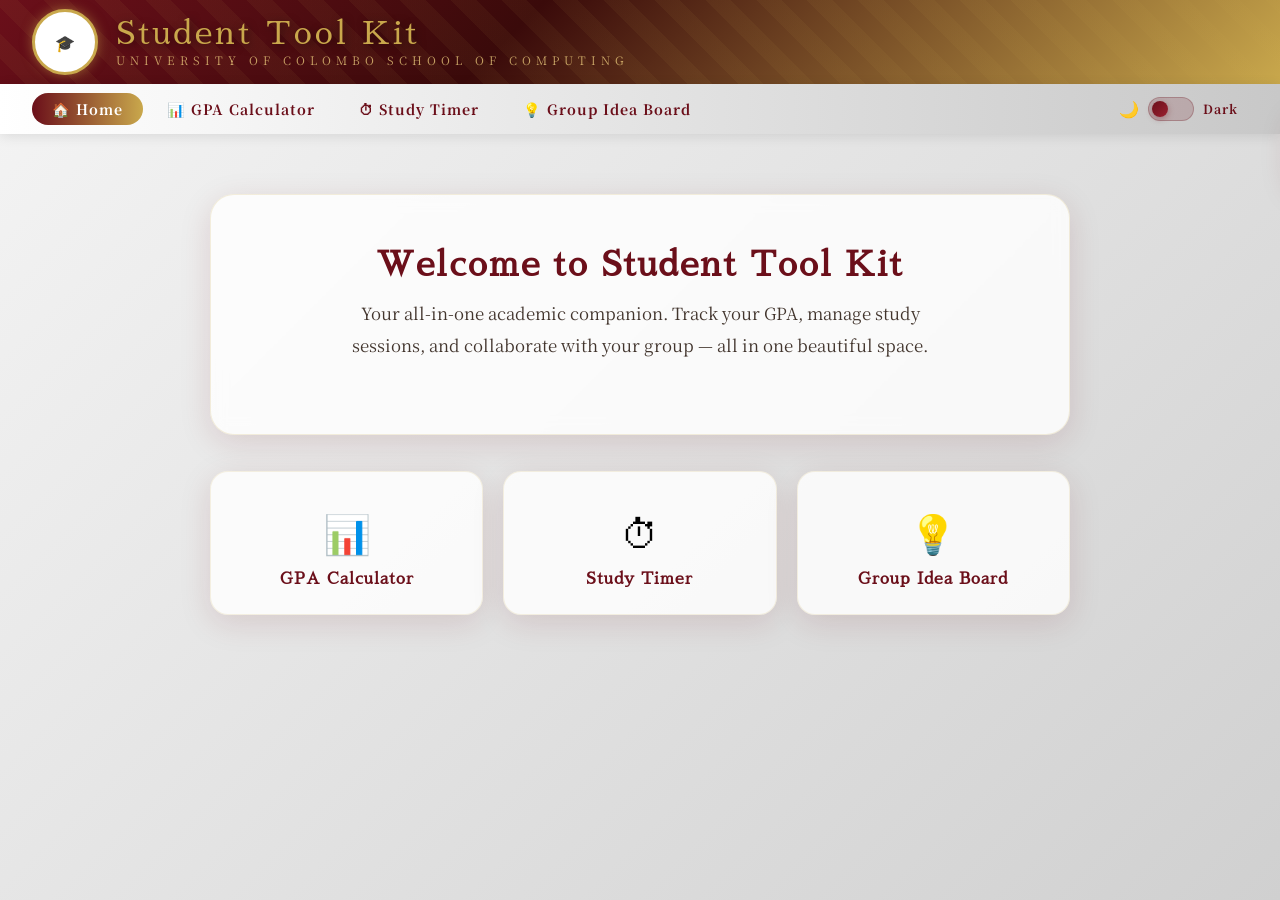
<file: index.html>
<!DOCTYPE html>
<html lang="en">
<head>
<meta charset="UTF-8" />
<meta name="viewport" content="width=device-width, initial-scale=1.0"/>
<title>Student Tool Kit – UCSC</title>
<link href="https://fonts.googleapis.com/css2?family=Sawarabi+Mincho&family=Noto+Serif+JP:wght@400;700&display=swap" rel="stylesheet"/>
<style>
  :root {
    --maroon: #6b0f1a;
    --gold: #c9a84c;
    --light-gold: #f0d080;
    --nav-bg: linear-gradient(90deg, #ffffff 0%, #c8c8c8 100%);
    --home-bg1: #f5f5f5;
    --home-bg2: #d0d0d0;
    --text-dark: #1a0a00;
    --text-light: #fff8ee;
    --card-bg: rgba(255,255,255,0.82);
    --shadow: 0 8px 32px rgba(107,15,26,0.13);
  }
  body.dark-mode {
    --nav-bg: linear-gradient(90deg, #111 0%, #222 100%);
    --home-bg1: #0f0f0f;
    --home-bg2: #1a1a1a;
    --text-dark: #f0d080;
    --text-light: #ffe;
    --card-bg: rgba(25,18,10,0.92);
    --shadow: 0 8px 32px rgba(0,0,0,0.6);
  }

  /* ── GLOBAL DARK MODE OVERRIDES ── */
  body.dark-mode {
    background: linear-gradient(135deg, #0f0f0f 0%, #1a1a1a 100%);
    color: #e8d8b0;
  }
  /* Timer page dark */
  body.dark-mode #timerPage {
    background: #0f0f0f;
  }
  body.dark-mode #timerPage::before {
    background:
      radial-gradient(ellipse 60% 50% at 20% 30%, rgba(107,15,26,0.18) 0%, transparent 70%),
      radial-gradient(ellipse 50% 60% at 80% 70%, rgba(201,168,76,0.12) 0%, transparent 70%),
      #0f0f0f;
  }
  body.dark-mode .glass-card {
    background: rgba(30,20,12,0.85);
    border-color: rgba(201,168,76,0.18);
    box-shadow: 0 8px 32px rgba(0,0,0,0.5), inset 0 1px 0 rgba(255,255,255,0.04);
  }
  body.dark-mode .timer-page-title,
  body.dark-mode .graph-card h3,
  body.dark-mode .reminder-card h3 { filter: brightness(1.1); }
  body.dark-mode .timer-digits { filter: brightness(1.1); }
  body.dark-mode .timer-label { color: #666; }
  body.dark-mode .mode-tab { color: var(--gold); border-color: rgba(201,168,76,0.25); }
  body.dark-mode .mode-tab.active,
  body.dark-mode .mode-tab:hover { color: #fff; }
  body.dark-mode .bar-label { color: #666; }
  body.dark-mode .graph-legend { color: #666; }
  body.dark-mode .reminder-row input[type="text"],
  body.dark-mode .reminder-row input[type="number"] {
    background: rgba(40,28,14,0.9);
    border-color: rgba(201,168,76,0.2);
    color: #e8d8b0;
  }
  body.dark-mode .reminders-list li {
    background: rgba(40,28,14,0.7);
    color: #ccc;
  }
  body.dark-mode .toast {
    background: rgba(25,18,10,0.95);
    border-color: rgba(201,168,76,0.3);
  }
  body.dark-mode .toast-title { color: var(--gold); }
  body.dark-mode .toast-msg { color: #aaa; }
  /* GPA page dark */
  body.dark-mode #gpaPage {
    background: linear-gradient(135deg, #0f0f0f 0%, #1a1209 40%, #141008 100%);
  }
  body.dark-mode .sidebar-card,
  body.dark-mode .tool-card {
    background: rgba(25,18,10,0.9);
    border-color: rgba(201,168,76,0.15);
    box-shadow: 0 4px 20px rgba(0,0,0,0.4);
  }
  body.dark-mode .sidebar-card-title { filter: brightness(1.1); }
  body.dark-mode .gpa-scale { color: #666; }
  body.dark-mode .gpa-stat-lbl { color: #666; }
  body.dark-mode .gpa-bar-label { color: #666; }
  body.dark-mode .gpa-bar-track { background: rgba(255,255,255,0.06); }
  body.dark-mode .event-name { color: #e8d8b0; }
  body.dark-mode .event-date { color: #666; }
  body.dark-mode .event-item { border-color: rgba(201,168,76,0.08); }
  body.dark-mode .grade-ref-table td { color: #bba880; border-color: rgba(201,168,76,0.08); }
  body.dark-mode .grade-ref-table tr:nth-child(even) td { background: rgba(255,255,255,0.03); }
  body.dark-mode .grade-ref-table tr:hover td { background: rgba(201,168,76,0.06); }
  body.dark-mode .gpa-page-sub { color: rgba(201,168,76,0.6); }
  body.dark-mode .card-section-title { filter: brightness(1.1); }
  body.dark-mode .subjects-table tbody tr { border-color: rgba(201,168,76,0.08); }
  body.dark-mode .subjects-table tbody tr:hover { background: rgba(201,168,76,0.05); }
  body.dark-mode .subjects-table td { color: #e8d8b0; }
  body.dark-mode .sub-input {
    background: rgba(40,28,14,0.9);
    border-color: rgba(201,168,76,0.2);
    color: #e8d8b0;
  }
  body.dark-mode .sub-input:focus {
    border-color: var(--gold);
    box-shadow: 0 0 0 3px rgba(201,168,76,0.1);
  }
  body.dark-mode .grade-pts-cell { color: var(--gold); }
  body.dark-mode .weighted-cell { color: #c9a84c; }
  body.dark-mode .add-subject-btn.secondary {
    background: rgba(201,168,76,0.08);
    color: var(--gold);
    border-color: rgba(201,168,76,0.2);
  }
  body.dark-mode .result-card { background: rgba(25,18,10,0.9); }
  body.dark-mode .result-label { color: #555; }
  body.dark-mode .prediction-desc { color: #666; }
  body.dark-mode .pred-field label { color: #666; }
  body.dark-mode .pred-field input {
    background: rgba(40,28,14,0.9);
    border-color: rgba(201,168,76,0.2);
    color: #e8d8b0;
  }
  body.dark-mode .prediction-result {
    background: linear-gradient(135deg, rgba(107,15,26,0.15), rgba(201,168,76,0.08));
    border-color: rgba(201,168,76,0.2);
    color: var(--gold);
  }
  body.dark-mode .wstat-label { color: #666; }
  body.dark-mode .wstat-val { color: var(--gold); }
  body.dark-mode .wstat-bar-wrap { background: rgba(255,255,255,0.05); }
  body.dark-mode .w-bar-label { color: #555; }
  body.dark-mode .gpa-success-msg { color: #4caf50; }
  /* Home page dark */
  body.dark-mode .home-hero {
    background: rgba(25,18,10,0.9);
    border-color: rgba(201,168,76,0.15);
  }
  body.dark-mode .home-hero p { color: #bba880; }
  body.dark-mode .home-card {
    background: rgba(25,18,10,0.9);
    border-color: rgba(201,168,76,0.12);
  }
  body.dark-mode .bubble {
    background: radial-gradient(circle at 35% 35%, rgba(201,168,76,0.08), rgba(107,15,26,0.04));
    border-color: rgba(201,168,76,0.1);
  }
  /* Idea board dark */
  body.dark-mode #ideaPage {
    background: linear-gradient(135deg, #050505 0%, #111 30%, #222 60%, #333 100%);
  }
  body.dark-mode .idea-container {
    background: rgba(25,18,10,0.95);
    box-shadow: 0 12px 48px rgba(0,0,0,0.5);
  }
  body.dark-mode #ideasList li {
    background: linear-gradient(135deg, rgba(30,50,30,0.4), rgba(25,18,10,0.9));
    color: #e8d8b0;
  }
  body.dark-mode .idea-text { color: #e8d8b0; }
  body.dark-mode .idea-by { color: #777; }
  body.dark-mode .idea-form select,
  body.dark-mode .idea-form input[type="text"] {
    background: rgba(40,28,14,0.9);
    border-color: rgba(201,168,76,0.2);
    color: #e8d8b0;
  }
  /* Scrollbar dark */
  body.dark-mode ::-webkit-scrollbar-track { background: #1a1a1a; }
  body.dark-mode ::-webkit-scrollbar-thumb { background: rgba(201,168,76,0.3); }
  * { margin: 0; padding: 0; box-sizing: border-box; }
  body {
    font-family: 'Noto Serif JP', serif;
    min-height: 100vh;
    background: linear-gradient(135deg, var(--home-bg1) 0%, var(--home-bg2) 100%);
    transition: background 0.5s, color 0.4s;
    overflow-x: hidden;
  }

  /* ── HEADER ── */
  header {
    background: linear-gradient(135deg, var(--maroon) 0%, #3a0a0a 40%, var(--gold) 100%);
    padding: 10px 15px;
    display: flex;
    flex-direction: column;
    align-items: center;
    justify-content: center;
    min-height: 84px;
    box-shadow: 0 4px 24px rgba(107,15,26,0.4);
    position: relative;
    overflow: hidden;
    text-align: center;
    gap: 10px;
  }
  @media (min-width: 768px) {
    header {
      flex-direction: row;
      justify-content: space-between;
      padding: 0 32px;
      text-align: left;
    }
  }
  header::before {
    content: '';
    position: absolute;
    inset: 0;
    background: repeating-linear-gradient(
      45deg,
      transparent,
      transparent 18px,
      rgba(201,168,76,0.06) 18px,
      rgba(201,168,76,0.06) 36px
    );
    pointer-events: none;
  }
  .header-logo {
    display: flex;
    align-items: center;
    gap: 12px;
    z-index: 1;
  }
  @media (min-width: 768px) {
    .header-logo { gap: 18px; }
  }
  /* Official UCSC logo circle */
  .ucsc-fallback {
    width: 50px; height: 50px;
    border-radius: 50%;
    background: #ffffff;
    border: 2px solid var(--gold);
    display: flex; align-items: center; justify-content: center;
    overflow: hidden;
    box-shadow: 0 0 12px rgba(201,168,76,0.5);
    flex-shrink: 0;
    padding: 3px;
  }
  @media (min-width: 768px) {
    .ucsc-fallback {
      width: 66px; height: 66px;
      border: 3px solid var(--gold);
      padding: 4px;
    }
  }
  .ucsc-fallback img {
    width: 100%; height: 100%;
    object-fit: contain;
    border-radius: 50%;
  }
  .header-title {
    font-family: 'Sawarabi Mincho', serif;
    font-size: 1.4rem;
    color: var(--gold);
    letter-spacing: 1px;
    text-shadow: 2px 2px 8px rgba(0,0,0,0.5);
    line-height: 1.1;
  }
  @media (min-width: 768px) {
    .header-title {
      font-size: 2rem;
      letter-spacing: 3px;
    }
  }
  .header-subtitle {
    font-size: 0.6rem;
    color: rgba(240,208,128,0.75);
    letter-spacing: 2px;
    text-transform: uppercase;
  }
  @media (min-width: 768px) {
    .header-subtitle {
      font-size: 0.72rem;
      letter-spacing: 5px;
    }
  }

  /* ── NAVBAR ── */
  nav {
    background: var(--nav-bg);
    display: flex;
    flex-direction: column;
    align-items: center;
    padding: 10px;
    height: auto;
    gap: 10px;
    box-shadow: 0 2px 12px rgba(0,0,0,0.10);
    position: sticky; top: 0; z-index: 99;
    transition: background 0.5s;
  }
  @media (min-width: 768px) {
    nav {
      flex-direction: row;
      height: 50px;
      padding: 0 32px;
      gap: 4px;
    }
  }
  .nav-links-wrap {
    display: flex;
    flex-wrap: wrap;
    justify-content: center;
    gap: 5px;
  }
  nav a {
    font-family: 'Noto Serif JP', serif;
    font-size: 0.75rem;
    color: var(--maroon);
    text-decoration: none;
    padding: 6px 12px;
    border-radius: 20px;
    letter-spacing: 0.5px;
    font-weight: 700;
    transition: background 0.2s, color 0.2s;
    cursor: pointer;
  }
  @media (min-width: 768px) {
    nav a {
      font-size: 0.88rem;
      padding: 6px 20px;
      letter-spacing: 1px;
    }
  }
  body.dark-mode nav a { color: var(--gold); }
  nav a:hover, nav a.active {
    background: linear-gradient(90deg, var(--maroon), var(--gold));
    color: #fff;
  }
  .nav-spacer { display: none; }
  @media (min-width: 768px) {
    .nav-spacer { display: block; flex: 1; }
  }
  /* ── DARK MODE TOGGLE SWITCH ── */
  .dark-toggle-wrap {
    display: flex;
    align-items: center;
    gap: 9px;
    cursor: pointer;
    user-select: none;
    padding: 4px 10px 4px 6px;
    border-radius: 50px;
    transition: background 0.3s;
  }
  .dark-toggle-wrap:hover { background: rgba(107,15,26,0.07); }
  body.dark-mode .dark-toggle-wrap:hover { background: rgba(201,168,76,0.1); }

  .toggle-icon {
    font-size: 1rem;
    line-height: 1;
    transition: transform 0.5s cubic-bezier(.34,1.56,.64,1), opacity 0.3s;
  }
  .toggle-icon.moon  { display: block; }
  .toggle-icon.sun   { display: none; }
  body.dark-mode .toggle-icon.moon { display: none; }
  body.dark-mode .toggle-icon.sun  { display: block; }

  /* The pill track */
  .toggle-track {
    width: 46px;
    height: 24px;
    border-radius: 12px;
    background: rgba(107,15,26,0.18);
    border: 1.5px solid rgba(107,15,26,0.25);
    position: relative;
    transition: background 0.4s, border-color 0.4s, box-shadow 0.4s;
    flex-shrink: 0;
  }
  body.dark-mode .toggle-track {
    background: linear-gradient(135deg, var(--maroon), var(--gold));
    border-color: transparent;
    box-shadow: 0 0 10px rgba(201,168,76,0.4);
  }
  /* The sliding knob */
  .toggle-knob {
    position: absolute;
    top: 3px; left: 3px;
    width: 16px; height: 16px;
    border-radius: 50%;
    background: linear-gradient(135deg, var(--maroon), #9a2030);
    box-shadow: 0 2px 6px rgba(107,15,26,0.35);
    transition: transform 0.4s cubic-bezier(.34,1.56,.64,1), background 0.4s;
  }
  body.dark-mode .toggle-knob {
    transform: translateX(22px);
    background: #fff;
    box-shadow: 0 2px 8px rgba(0,0,0,0.4);
  }
  /* Label text */
  .toggle-label {
    font-family: 'Noto Serif JP', serif;
    font-size: 0.78rem;
    font-weight: 700;
    color: var(--maroon);
    letter-spacing: 1px;
    transition: color 0.3s;
    white-space: nowrap;
  }
  body.dark-mode .toggle-label { color: var(--gold); }

  /* ── PAGES ── */
  .page { display: none; min-height: calc(100vh - 134px); }
  .page.active { display: block; }

  /* ── HOME PAGE ── */
  #homePage {
    padding: 60px 32px 80px;
    position: relative;
    overflow: hidden;
  }
  /* Bubbles background */
  .bubbles { position: fixed; inset: 0; pointer-events: none; z-index: 0; }
  .bubble {
    position: absolute;
    border-radius: 50%;
    background: radial-gradient(circle at 35% 35%, rgba(255,255,255,0.55), rgba(201,168,76,0.08));
    border: 1.5px solid rgba(201,168,76,0.18);
    animation: floatBubble linear infinite;
    backdrop-filter: blur(1px);
  }
  @keyframes floatBubble {
    0% { transform: translateY(0) scale(1); opacity: 0.7; }
    50% { opacity: 0.4; }
    100% { transform: translateY(-110vh) scale(1.08); opacity: 0; }
  }
  .home-content { position: relative; z-index: 1; max-width: 860px; margin: 0 auto; text-align: center; }
  .home-hero {
    background: var(--card-bg);
    border-radius: 24px;
    box-shadow: var(--shadow);
    padding: 52px 48px 44px;
    backdrop-filter: blur(8px);
    border: 1.5px solid rgba(201,168,76,0.18);
    margin-bottom: 36px;
  }
  .home-hero h2 {
    font-family: 'Sawarabi Mincho', serif;
    font-size: 2.1rem;
    color: var(--maroon);
    letter-spacing: 2px;
    margin-bottom: 14px;
  }
  body.dark-mode .home-hero h2 { color: var(--gold); }
  .home-hero p {
    color: var(--text-dark);
    font-size: 1.05rem;
    line-height: 1.9;
    max-width: 580px;
    margin: 0 auto 28px;
    opacity: 0.82;
  }
  .home-cards {
    display: grid;
    grid-template-columns: repeat(auto-fit, minmax(200px, 1fr));
    gap: 20px;
    max-width: 860px;
    margin: 0 auto;
  }
  .home-card {
    background: var(--card-bg);
    border-radius: 18px;
    box-shadow: var(--shadow);
    padding: 32px 18px 26px;
    text-align: center;
    cursor: pointer;
    border: 1.5px solid rgba(201,168,76,0.15);
    transition: transform 0.22s, box-shadow 0.22s;
  }
  .home-card:hover { transform: translateY(-6px); box-shadow: 0 18px 40px rgba(107,15,26,0.18); }
  .home-card .card-icon { font-size: 2.4rem; margin-bottom: 12px; }
  .home-card h3 {
    font-family: 'Sawarabi Mincho', serif;
    font-size: 1rem;
    color: var(--maroon);
    letter-spacing: 1px;
  }
  body.dark-mode .home-card h3 { color: var(--gold); }

  /* ── GPA PLACEHOLDER ── */
  .placeholder-page {
    display: flex; align-items: center; justify-content: center;
    min-height: calc(100vh - 134px);
    padding: 40px;
  }
  .placeholder-box {
    background: var(--card-bg);
    border-radius: 24px;
    box-shadow: var(--shadow);
    padding: 60px 56px;
    text-align: center;
    max-width: 480px;
    border: 1.5px solid rgba(201,168,76,0.18);
  }
  .placeholder-box .ph-icon { font-size: 3.5rem; margin-bottom: 16px; }
  .placeholder-box h2 {
    font-family: 'Sawarabi Mincho', serif;
    font-size: 1.6rem;
    color: var(--maroon);
    margin-bottom: 10px;
  }
  body.dark-mode .placeholder-box h2 { color: var(--gold); }
  .placeholder-box p { color: var(--text-dark); opacity: 0.75; font-size: 0.95rem; }

  /* ══════════════════════════════════════════
     STUDY TIMER / POMODORO PAGE
  ══════════════════════════════════════════ */
  #timerPage {
    background: #fff;
    min-height: calc(100vh - 134px);
    padding: 40px 20px 80px;
    position: relative;
    overflow: hidden;
  }
  #timerPage::before {
    content: '';
    position: fixed; inset: 0; z-index: 0;
    background:
      radial-gradient(ellipse 60% 50% at 20% 30%, rgba(107,15,26,0.07) 0%, transparent 70%),
      radial-gradient(ellipse 50% 60% at 80% 70%, rgba(201,168,76,0.10) 0%, transparent 70%),
      #ffffff;
    pointer-events: none;
  }
  .timer-layout {
    position: relative; z-index: 1;
    max-width: 1000px;
    margin: 0 auto;
    display: grid;
    grid-template-columns: 1fr 1fr;
    gap: 28px;
  }
  @media (max-width: 720px) { .timer-layout { grid-template-columns: 1fr; } }

  .glass-card {
    background: rgba(255,255,255,0.65);
    backdrop-filter: blur(18px) saturate(1.4);
    -webkit-backdrop-filter: blur(18px) saturate(1.4);
    border: 1.5px solid rgba(201,168,76,0.22);
    border-radius: 24px;
    box-shadow: 0 8px 32px rgba(107,15,26,0.10), inset 0 1px 0 rgba(255,255,255,0.8);
  }
  .timer-main { padding: 36px 32px 32px; text-align: center; }
  .timer-page-title {
    font-family: 'Sawarabi Mincho', serif;
    font-size: 1.5rem;
    background: linear-gradient(135deg, var(--maroon), var(--gold));
    -webkit-background-clip: text; -webkit-text-fill-color: transparent;
    background-clip: text;
    letter-spacing: 3px; margin-bottom: 6px;
  }
  .timer-mode-tabs { display: flex; justify-content: center; gap: 8px; margin-bottom: 28px; }
  .mode-tab {
    padding: 6px 18px; border-radius: 20px;
    border: 1.5px solid rgba(107,15,26,0.2);
    background: transparent;
    font-family: 'Noto Serif JP', serif; font-size: 0.78rem; font-weight: 700;
    color: var(--maroon); cursor: pointer; letter-spacing: 1px; transition: all 0.2s;
  }
  .mode-tab.active, .mode-tab:hover {
    background: linear-gradient(135deg, var(--maroon), var(--gold));
    color: #fff; border-color: transparent;
  }
  .timer-ring-wrap {
    position: relative; width: 220px; height: 220px; margin: 0 auto 28px;
  }
  .timer-ring-wrap svg { transform: rotate(-90deg); position: absolute; top: 0; left: 0; }
  .ring-bg { fill: none; stroke: rgba(201,168,76,0.15); stroke-width: 10; }
  .ring-progress {
    fill: none; stroke-width: 10; stroke-linecap: round;
    stroke: url(#ringGrad); transition: stroke-dashoffset 1s linear;
  }
  .timer-display {
    position: absolute; inset: 0;
    display: flex; flex-direction: column; align-items: center; justify-content: center;
  }
  .timer-digits {
    font-family: 'Sawarabi Mincho', serif; font-size: 3.2rem;
    background: linear-gradient(135deg, var(--maroon), var(--gold));
    -webkit-background-clip: text; -webkit-text-fill-color: transparent;
    background-clip: text; letter-spacing: 2px; line-height: 1;
  }
  .timer-label { font-size: 0.7rem; letter-spacing: 3px; color: #999; text-transform: uppercase; margin-top: 6px; }
  .session-dots { display: flex; justify-content: center; gap: 8px; margin-bottom: 24px; }
  .sdot {
    width: 10px; height: 10px; border-radius: 50%;
    background: rgba(107,15,26,0.15); border: 1.5px solid rgba(107,15,26,0.2); transition: background 0.3s;
  }
  .sdot.done { background: linear-gradient(135deg, var(--maroon), var(--gold)); border-color: transparent; }
  .timer-controls { display: flex; gap: 12px; justify-content: center; }
  .tc-btn {
    width: 52px; height: 52px; border-radius: 50%; border: none; cursor: pointer; font-size: 1.2rem;
    display: flex; align-items: center; justify-content: center;
    transition: transform 0.15s, box-shadow 0.15s;
  }
  .tc-btn:hover { transform: scale(1.1); }
  .tc-btn:active { transform: scale(0.95); }
  .btn-start {
    background: linear-gradient(135deg, var(--maroon) 0%, var(--gold) 100%);
    color: #fff; box-shadow: 0 4px 16px rgba(107,15,26,0.35);
    width: 64px; height: 64px; font-size: 1.5rem;
  }
  .btn-reset { background: rgba(107,15,26,0.08); color: var(--maroon); border: 1.5px solid rgba(107,15,26,0.2); }
  .btn-skip { background: rgba(201,168,76,0.15); color: #8a6c00; border: 1.5px solid rgba(201,168,76,0.3); }

  .timer-right { display: flex; flex-direction: column; gap: 22px; }
  .graph-card { padding: 24px 24px 20px; }
  .graph-card h3 {
    font-family: 'Sawarabi Mincho', serif; font-size: 0.9rem; letter-spacing: 2px;
    background: linear-gradient(135deg, var(--maroon), var(--gold));
    -webkit-background-clip: text; -webkit-text-fill-color: transparent; background-clip: text; margin-bottom: 16px;
  }
  .bar-chart { display: flex; align-items: flex-end; gap: 6px; height: 90px; }
  .bar-col { flex: 1; display: flex; flex-direction: column; align-items: center; gap: 4px; }
  .bar-fill {
    width: 100%; border-radius: 6px 6px 0 0;
    background: linear-gradient(180deg, var(--gold) 0%, var(--maroon) 100%);
    min-height: 4px; transition: height 0.5s cubic-bezier(.22,.8,.44,1);
  }
  .bar-label { font-size: 0.62rem; color: #999; letter-spacing: 0.5px; }
  .graph-legend { margin-top: 10px; font-size: 0.72rem; color: #aaa; letter-spacing: 1px; text-align: right; }

  .reminder-card { padding: 24px; }
  .reminder-card h3 {
    font-family: 'Sawarabi Mincho', serif; font-size: 0.9rem; letter-spacing: 2px;
    background: linear-gradient(135deg, var(--maroon), var(--gold));
    -webkit-background-clip: text; -webkit-text-fill-color: transparent; background-clip: text; margin-bottom: 14px;
  }
  .reminder-row { display: flex; gap: 8px; margin-bottom: 12px; }
  .reminder-row input[type="text"], .reminder-row input[type="number"] {
    flex: 1; padding: 9px 14px; border-radius: 50px;
    border: 1.5px solid rgba(201,168,76,0.3);
    font-family: 'Noto Serif JP', serif; font-size: 0.82rem;
    background: rgba(255,255,255,0.7); color: #333; outline: none; transition: border 0.2s;
  }
  .reminder-row input:focus { border-color: var(--gold); }
  .reminder-row input[type="number"] { max-width: 72px; }
  .add-rem-btn {
    padding: 9px 18px; border-radius: 50px; border: none;
    background: linear-gradient(135deg, var(--maroon), var(--gold));
    color: #fff; font-size: 0.82rem; font-family: 'Noto Serif JP', serif; font-weight: 700;
    cursor: pointer; white-space: nowrap; transition: opacity 0.2s, transform 0.15s;
  }
  .add-rem-btn:hover { opacity: 0.9; transform: scale(1.03); }
  .reminders-list { list-style: none; padding: 0; max-height: 140px; overflow-y: auto; }
  .reminders-list::-webkit-scrollbar { width: 4px; }
  .reminders-list::-webkit-scrollbar-thumb { background: rgba(201,168,76,0.3); border-radius: 4px; }
  .reminders-list li {
    display: flex; align-items: center; gap: 8px;
    background: rgba(107,15,26,0.04); border-radius: 10px; padding: 7px 12px; margin-bottom: 6px;
    font-size: 0.8rem; color: #444; border-left: 3px solid var(--gold); transition: opacity 0.3s;
  }
  .reminders-list li.fired { opacity: 0.4; text-decoration: line-through; }
  .rem-time-badge {
    background: linear-gradient(135deg, var(--maroon), var(--gold)); color: #fff;
    border-radius: 20px; padding: 2px 9px; font-size: 0.7rem; font-weight: 700; white-space: nowrap; flex-shrink: 0;
  }
  .rem-del { margin-left: auto; background: none; border: none; color: #ccc; cursor: pointer; font-size: 0.9rem; transition: color 0.2s; }
  .rem-del:hover { color: var(--maroon); }

  .toast {
    position: fixed; top: 110px; right: 24px;
    background: rgba(255,255,255,0.88); backdrop-filter: blur(16px);
    border: 1.5px solid rgba(201,168,76,0.4); border-radius: 16px;
    padding: 16px 24px; box-shadow: 0 8px 32px rgba(107,15,26,0.18);
    z-index: 9999; display: flex; align-items: center; gap: 12px;
    transform: translateX(120%); transition: transform 0.4s cubic-bezier(.22,.8,.44,1); max-width: 320px;
  }
  .toast.show { transform: translateX(0); }
  .toast-icon { font-size: 1.8rem; }
  .toast-title { font-family: 'Sawarabi Mincho', serif; font-size: 0.95rem; color: var(--maroon); }
  .toast-msg { font-size: 0.78rem; color: #666; margin-top: 2px; }
  @keyframes pulse-ring {
    0%,100% { filter: drop-shadow(0 0 4px rgba(201,168,76,0.4)); }
    50% { filter: drop-shadow(0 0 14px rgba(107,15,26,0.5)); }
  }
  .ring-running { animation: pulse-ring 2s ease infinite; }

  /* ── GROUP IDEA BOARD PAGE ── */
  #ideaPage {
    min-height: calc(100vh - 134px);
    display: none;
    position: relative;
    overflow: hidden;
    background: linear-gradient(135deg, #0a0a0a 0%, #2a2a2a 30%, #555 60%, #fff 100%);
    background-size: 400% 400%;
    animation: gradShift 8s ease infinite;
    padding-bottom: 60px;
  }
  #ideaPage.active { display: block; }
  @keyframes gradShift {
    0%   { background-position: 0% 50%; }
    50%  { background-position: 100% 50%; }
    100% { background-position: 0% 50%; }
  }

  .idea-container {
    position: relative; z-index: 1;
    margin-top: 40px;
    max-width: 660px;
    margin: 0 auto;
    background: rgba(255,255,255,0.92);
    border-radius: 28px;
    box-shadow: 0 12px 48px rgba(0,0,0,0.28);
    padding: 0 0 40px;
    overflow: hidden;
  }
  .idea-header {
    background: linear-gradient(135deg, #1a6b1a 0%, #4caf50 50%, #c8f0c8 100%);
    padding: 36px 40px 28px;
    text-align: center;
    position: relative;
  }
  .idea-header .idea-logo { font-size: 2.6rem; margin-bottom: 8px; }
  .idea-header h1 {
    font-family: 'Sawarabi Mincho', serif;
    font-size: 1.85rem;
    color: #fff;
    letter-spacing: 2px;
    text-shadow: 0 2px 12px rgba(0,80,0,0.4);
  }
  .idea-header p { color: rgba(255,255,255,0.82); font-size: 0.82rem; letter-spacing: 2px; margin-top: 4px; }
  .idea-form { padding: 34px 40px 0; }
  .idea-form label {
    font-size: 0.78rem;
    font-weight: 700;
    letter-spacing: 2px;
    text-transform: uppercase;
    color: #444;
    display: block;
    margin-bottom: 7px;
  }
  .idea-form select,
  .idea-form input[type="text"] {
    width: 100%;
    padding: 13px 18px;
    border-radius: 50px;
    border: 2px solid #d4d4d4;
    font-family: 'Noto Serif JP', serif;
    font-size: 0.95rem;
    background: #f9f9f9;
    color: #222;
    outline: none;
    margin-bottom: 20px;
    transition: border 0.2s, box-shadow 0.2s;
  }
  .idea-form select:focus,
  .idea-form input[type="text"]:focus {
    border-color: #4caf50;
    box-shadow: 0 0 0 3px rgba(76,175,80,0.15);
    background: #fff;
  }
  #addIdeaBtn {
    width: 100%;
    padding: 14px;
    background: linear-gradient(135deg, #1a6b1a 0%, #4caf50 60%, #e8ffe8 100%);
    color: #fff;
    font-family: 'Sawarabi Mincho', serif;
    font-size: 1.05rem;
    letter-spacing: 2px;
    border: none;
    border-radius: 50px;
    cursor: pointer;
    box-shadow: 0 4px 18px rgba(30,100,30,0.3);
    transition: transform 0.2s, box-shadow 0.2s;
  }
  #addIdeaBtn:hover { transform: translateY(-2px); box-shadow: 0 8px 28px rgba(30,100,30,0.35); }
  #addIdeaBtn:active { transform: scale(0.98); }
  .error-msg {
    color: #c00;
    font-size: 0.8rem;
    text-align: center;
    margin-top: -14px;
    margin-bottom: 12px;
    min-height: 18px;
    letter-spacing: 0.5px;
  }
  /* Ideas list */
  .ideas-section { padding: 32px 40px 0; }
  .ideas-section h2 {
    font-family: 'Sawarabi Mincho', serif;
    font-size: 1.05rem;
    color: #1a6b1a;
    letter-spacing: 2px;
    margin-bottom: 16px;
    display: flex; align-items: center; gap: 8px;
  }
  #ideasList { list-style: none; padding: 0; }
  #ideasList li {
    background: linear-gradient(135deg, #f0fff0, #fff);
    border-left: 4px solid #4caf50;
    border-radius: 12px;
    padding: 14px 18px 14px 20px;
    margin-bottom: 12px;
    font-size: 0.92rem;
    color: #1a1a1a;
    box-shadow: 0 2px 8px rgba(0,0,0,0.07);
    display: flex;
    align-items: flex-start;
    gap: 12px;
    animation: ideaIn 0.35s cubic-bezier(.22,.8,.44,1) forwards;
    opacity: 0;
    transform: translateY(16px);
  }
  @keyframes ideaIn {
    to { opacity: 1; transform: translateY(0); }
  }
  .idea-bullet { color: #4caf50; font-size: 1.1rem; flex-shrink: 0; margin-top: 2px; }
  .idea-text-wrap { flex: 1; }
  .idea-text { font-weight: 700; color: #1a1a1a; }
  .idea-by { font-size: 0.78rem; color: #666; margin-top: 3px; letter-spacing: 0.5px; }
  .idea-actions { display: flex; align-items: center; gap: 8px; flex-shrink: 0; }
  .vote-section { display: flex; align-items: center; gap: 4px; }
  .vote-btn {
    background: none;
    border: 1.5px solid #4caf50;
    border-radius: 50%;
    width: 28px; height: 28px;
    cursor: pointer;
    font-size: 0.9rem;
    color: #1a6b1a;
    display: flex; align-items: center; justify-content: center;
    transition: background 0.2s, transform 0.15s;
    line-height: 1;
  }
  .vote-btn:hover { background: #4caf50; color: #fff; transform: scale(1.12); }
  .vote-btn.upvoted { background: #4caf50; color: #fff; }
  .vote-count {
    font-size: 0.88rem;
    font-weight: 700;
    color: #1a6b1a;
    min-width: 20px;
    text-align: center;
  }
  .empty-state {
    text-align: center;
    color: #aaa;
    font-size: 0.9rem;
    padding: 30px 0 10px;
    letter-spacing: 1px;
  }

  /* ══════════════════════════════════════════
     GPA CALCULATOR PAGE STYLES
  ══════════════════════════════════════════ */
  #gpaPage {
    background: linear-gradient(135deg, #fdf6ec 0%, #f5e6d0 40%, #ecdabc 100%);
    min-height: calc(100vh - 134px);
    padding: 28px 20px 60px;
  }
  .gpa-layout {
    max-width: 1200px;
    margin: 0 auto;
    display: grid;
    grid-template-columns: 280px 1fr;
    gap: 24px;
    align-items: start;
  }
  @media (max-width: 860px) { .gpa-layout { grid-template-columns: 1fr; } }

  /* ── Sidebar ── */
  .gpa-sidebar { display: flex; flex-direction: column; gap: 18px; }
  .sidebar-card {
    background: rgba(255,255,255,0.82);
    backdrop-filter: blur(12px);
    border: 1.5px solid rgba(201,168,76,0.25);
    border-radius: 20px;
    padding: 20px 18px;
    box-shadow: 0 4px 20px rgba(107,15,26,0.08);
  }
  .sidebar-card-title {
    font-family: 'Sawarabi Mincho', serif;
    font-size: 0.85rem;
    letter-spacing: 2px;
    background: linear-gradient(135deg, var(--maroon), var(--gold));
    -webkit-background-clip: text; -webkit-text-fill-color: transparent;
    background-clip: text;
    margin-bottom: 14px;
    font-weight: 700;
  }
  .gpa-big-display { text-align: center; margin-bottom: 14px; }
  .gpa-value {
    font-family: 'Sawarabi Mincho', serif;
    font-size: 3rem;
    background: linear-gradient(135deg, var(--maroon) 0%, var(--gold) 100%);
    -webkit-background-clip: text; -webkit-text-fill-color: transparent;
    background-clip: text;
    line-height: 1;
    transition: all 0.5s;
  }
  .gpa-scale { font-size: 0.72rem; color: #999; letter-spacing: 2px; margin-top: 4px; }
  .gpa-bar-wrap { margin-bottom: 14px; }
  .gpa-bar-track {
    height: 8px; border-radius: 4px;
    background: rgba(107,15,26,0.08);
    overflow: hidden; margin-bottom: 5px;
  }
  .gpa-bar-fill {
    height: 100%; border-radius: 4px;
    background: linear-gradient(90deg, var(--maroon), var(--gold));
    transition: width 0.6s cubic-bezier(.22,.8,.44,1);
  }
  .gpa-bar-label { font-size: 0.72rem; text-align: center; color: #888; letter-spacing: 1px; }
  .gpa-stats-row { display: flex; justify-content: space-around; }
  .gpa-stat { text-align: center; }
  .gpa-stat-val {
    font-family: 'Sawarabi Mincho', serif; font-size: 1.3rem;
    background: linear-gradient(135deg, var(--maroon), var(--gold));
    -webkit-background-clip: text; -webkit-text-fill-color: transparent; background-clip: text;
  }
  .gpa-stat-lbl { font-size: 0.65rem; color: #aaa; letter-spacing: 1px; text-transform: uppercase; margin-top: 2px; }

  /* Events */
  .events-list { list-style: none; padding: 0; }
  .event-item {
    display: flex; align-items: flex-start; gap: 10px;
    padding: 8px 0; border-bottom: 1px solid rgba(201,168,76,0.1);
  }
  .event-item:last-child { border-bottom: none; }
  .event-dot { width: 8px; height: 8px; border-radius: 50%; flex-shrink: 0; margin-top: 5px; }
  .event-name { font-size: 0.82rem; font-weight: 700; color: #2a1a00; }
  .event-date { font-size: 0.7rem; color: #999; margin-top: 2px; letter-spacing: 0.5px; }

  /* Grade reference table */
  .grade-ref-table { width: 100%; border-collapse: collapse; font-size: 0.75rem; }
  .grade-ref-table th {
    background: linear-gradient(135deg, var(--maroon), #9a2030);
    color: var(--gold); padding: 5px 8px; text-align: center;
    font-family: 'Sawarabi Mincho', serif; letter-spacing: 1px;
  }
  .grade-ref-table td { padding: 4px 8px; text-align: center; color: #444; border-bottom: 1px solid rgba(201,168,76,0.1); }
  .grade-ref-table tr:nth-child(even) td { background: rgba(201,168,76,0.05); }
  .grade-ref-table tr:hover td { background: rgba(107,15,26,0.04); }

  /* ── Main Content ── */
  .gpa-main { display: flex; flex-direction: column; gap: 20px; padding-top: 0; }
  .gpa-page-header {
    display: flex; justify-content: space-between; align-items: center;
    background: linear-gradient(135deg, var(--maroon) 0%, #9a1020 50%, var(--gold) 100%);
    border-radius: 20px; padding: 24px 28px;
    box-shadow: 0 6px 24px rgba(107,15,26,0.3);
    position: relative; overflow: hidden;
  }
  .gpa-page-header::before {
    content: ''; position: absolute; inset: 0;
    background: repeating-linear-gradient(45deg, transparent, transparent 18px, rgba(255,255,255,0.04) 18px, rgba(255,255,255,0.04) 36px);
    pointer-events: none;
  }
  .gpa-page-title {
    font-family: 'Sawarabi Mincho', serif; font-size: 1.7rem;
    color: var(--gold); letter-spacing: 3px; text-shadow: 0 2px 8px rgba(0,0,0,0.3);
  }
  .gpa-page-sub { font-size: 0.72rem; color: rgba(240,208,128,0.7); letter-spacing: 2px; margin-top: 4px; }
  .gpa-reset-all-btn {
    background: rgba(255,255,255,0.15); backdrop-filter: blur(8px);
    border: 1.5px solid rgba(201,168,76,0.5); color: var(--gold);
    padding: 10px 22px; border-radius: 50px; font-size: 0.82rem;
    font-family: 'Noto Serif JP', serif; font-weight: 700; cursor: pointer;
    letter-spacing: 1px; transition: all 0.2s; z-index: 1;
  }
  .gpa-reset-all-btn:hover { background: rgba(255,255,255,0.25); transform: scale(1.03); }

  /* ── Tool Cards ── */
  .tool-card {
    background: rgba(255,255,255,0.88);
    backdrop-filter: blur(12px);
    border: 1.5px solid rgba(201,168,76,0.2);
    border-radius: 20px;
    padding: 24px 24px 20px;
    box-shadow: 0 4px 20px rgba(107,15,26,0.07);
    transition: box-shadow 0.2s;
  }
  .tool-card:hover { box-shadow: 0 8px 32px rgba(107,15,26,0.13); }
  .card-header-row { display: flex; justify-content: space-between; align-items: center; margin-bottom: 18px; }
  .card-section-title {
    font-family: 'Sawarabi Mincho', serif; font-size: 1rem; letter-spacing: 2px;
    background: linear-gradient(135deg, var(--maroon), var(--gold));
    -webkit-background-clip: text; -webkit-text-fill-color: transparent; background-clip: text;
  }
  .add-subject-btn {
    background: linear-gradient(135deg, var(--maroon), var(--gold));
    color: #fff; border: none; border-radius: 50px;
    padding: 8px 20px; font-size: 0.8rem;
    font-family: 'Noto Serif JP', serif; font-weight: 700;
    cursor: pointer; letter-spacing: 1px; transition: opacity 0.2s, transform 0.15s;
  }
  .add-subject-btn:hover { opacity: 0.9; transform: scale(1.03); }
  .add-subject-btn.secondary { background: rgba(107,15,26,0.08); color: var(--maroon); border: 1.5px solid rgba(107,15,26,0.2); }
  .add-subject-btn.secondary:hover { background: rgba(107,15,26,0.14); }

  /* Subjects table */
  .subjects-table-wrap { overflow-x: auto; margin-bottom: 16px; }
  .subjects-table { width: 100%; border-collapse: collapse; font-size: 0.88rem; }
  .subjects-table thead tr {
    background: linear-gradient(135deg, var(--maroon), #9a2030);
  }
  .subjects-table th {
    padding: 10px 12px; color: var(--gold); text-align: left;
    font-family: 'Sawarabi Mincho', serif; font-size: 0.75rem; letter-spacing: 1.5px;
    white-space: nowrap;
  }
  .subjects-table tbody tr { border-bottom: 1px solid rgba(201,168,76,0.12); transition: background 0.15s; }
  .subjects-table tbody tr:hover { background: rgba(201,168,76,0.07); }
  .subjects-table td { padding: 8px 10px; color: #2a1a00; }
  .subjects-table td:first-child { color: #aaa; font-size: 0.78rem; text-align: center; }
  .sub-input {
    background: rgba(255,255,255,0.9); border: 1.5px solid rgba(201,168,76,0.25);
    border-radius: 10px; padding: 7px 12px; font-size: 0.85rem;
    font-family: 'Noto Serif JP', serif; color: #2a1a00; outline: none;
    width: 100%; transition: border 0.2s;
  }
  .sub-input:focus { border-color: var(--gold); box-shadow: 0 0 0 3px rgba(201,168,76,0.15); }
  .sub-input.name-input { min-width: 160px; }
  .sub-input.credit-input { width: 68px; text-align: center; }
  .sub-input.grade-input { width: 76px; text-align: center; text-transform: uppercase; letter-spacing: 1px; font-weight: 700; }
  .grade-pts-cell { font-weight: 700; color: var(--maroon); text-align: center; }
  .weighted-cell { font-weight: 700; color: #7a5500; text-align: center; }
  .del-row-btn {
    background: rgba(200,30,30,0.08); border: 1.5px solid rgba(200,30,30,0.2);
    color: #c01010; border-radius: 50%; width: 28px; height: 28px;
    cursor: pointer; font-size: 0.85rem; transition: all 0.2s;
    display: flex; align-items: center; justify-content: center;
  }
  .del-row-btn:hover { background: #c01010; color: #fff; }

  .table-footer { display: flex; justify-content: space-between; align-items: center; gap: 12px; flex-wrap: wrap; }
  .calc-btn {
    background: linear-gradient(135deg, var(--maroon) 0%, var(--gold) 100%);
    color: #fff; border: none; border-radius: 50px;
    padding: 11px 32px; font-size: 0.92rem;
    font-family: 'Sawarabi Mincho', serif; font-weight: 700;
    cursor: pointer; letter-spacing: 2px;
    box-shadow: 0 4px 16px rgba(107,15,26,0.3); transition: transform 0.15s, box-shadow 0.15s;
  }
  .calc-btn:hover { transform: translateY(-2px); box-shadow: 0 8px 24px rgba(107,15,26,0.35); }
  .gpa-success-msg { min-height: 24px; font-size: 0.82rem; color: #1a6b1a; letter-spacing: 1px; margin-top: 10px; font-weight: 700; }

  /* Results row */
  .results-row { display: grid; grid-template-columns: repeat(4, 1fr); gap: 14px; }
  @media (max-width: 700px) { .results-row { grid-template-columns: 1fr 1fr; } }
  .result-card { text-align: center; padding: 20px 12px; }
  .result-icon { font-size: 1.8rem; margin-bottom: 6px; }
  .result-label { font-size: 0.7rem; color: #aaa; letter-spacing: 2px; text-transform: uppercase; margin-bottom: 6px; }
  .result-value {
    font-family: 'Sawarabi Mincho', serif; font-size: 1.6rem;
    background: linear-gradient(135deg, var(--maroon), var(--gold));
    -webkit-background-clip: text; -webkit-text-fill-color: transparent; background-clip: text;
    transition: all 0.4s;
  }

  /* Prediction */
  .prediction-desc { font-size: 0.82rem; color: #888; margin-bottom: 16px; line-height: 1.7; }
  .prediction-inputs { display: flex; flex-wrap: wrap; gap: 12px; align-items: flex-end; }
  .pred-field { display: flex; flex-direction: column; gap: 5px; min-width: 130px; }
  .pred-field label { font-size: 0.72rem; color: #888; letter-spacing: 1px; text-transform: uppercase; }
  .pred-field input {
    background: rgba(255,255,255,0.9); border: 1.5px solid rgba(201,168,76,0.3);
    border-radius: 12px; padding: 9px 14px; font-family: 'Noto Serif JP', serif;
    font-size: 0.88rem; color: #2a1a00; outline: none; transition: border 0.2s;
  }
  .pred-field input:focus { border-color: var(--gold); box-shadow: 0 0 0 3px rgba(201,168,76,0.15); }
  .pred-btn { align-self: flex-end; }
  .prediction-result {
    margin-top: 16px; padding: 14px 18px; border-radius: 14px;
    background: linear-gradient(135deg, rgba(107,15,26,0.06), rgba(201,168,76,0.12));
    border: 1.5px solid rgba(201,168,76,0.3);
    font-size: 0.9rem; color: var(--maroon); font-weight: 700; letter-spacing: 0.5px;
    min-height: 20px;
  }

  /* Weekly / productivity */
  .weekly-bars { display: flex; align-items: flex-end; gap: 10px; height: 80px; margin-bottom: 20px; }
  .w-bar-col { flex: 1; display: flex; flex-direction: column; align-items: center; gap: 4px; }
  .w-bar-fill {
    width: 100%; border-radius: 6px 6px 0 0;
    background: linear-gradient(180deg, var(--gold) 0%, var(--maroon) 100%);
    transition: height 0.5s cubic-bezier(.22,.8,.44,1);
  }
  .w-bar-label { font-size: 0.62rem; color: #aaa; }
  .weekly-stats { display: flex; flex-direction: column; gap: 12px; }
  .wstat { display: flex; align-items: center; gap: 10px; }
  .wstat-icon { font-size: 1.1rem; flex-shrink: 0; }
  .wstat-label { font-size: 0.78rem; color: #666; width: 100px; flex-shrink: 0; }
  .wstat-bar-wrap { flex: 1; height: 8px; background: rgba(107,15,26,0.08); border-radius: 4px; overflow: hidden; }
  .wstat-bar { height: 100%; border-radius: 4px; background: linear-gradient(90deg, var(--maroon), var(--gold)); transition: width 0.6s; }
  .wstat-val { font-size: 0.8rem; font-weight: 700; color: var(--maroon); width: 36px; text-align: right; }


  /* ══════════════════════════════════════════
     UNIFIED PAGE BANNER  (matches site header)
  ══════════════════════════════════════════ */
  .page-banner {
    background: linear-gradient(135deg, var(--maroon) 0%, #3a0a0a 40%, var(--gold) 100%);
    padding: 0 36px;
    height: 84px;
    display: flex;
    align-items: center;
    justify-content: space-between;
    box-shadow: 0 4px 24px rgba(107,15,26,0.35);
    position: relative;
    overflow: hidden;
    flex-shrink: 0;
  }
  .page-banner::before {
    content: '';
    position: absolute; inset: 0;
    background: repeating-linear-gradient(
      45deg,
      transparent, transparent 18px,
      rgba(201,168,76,0.06) 18px,
      rgba(201,168,76,0.06) 36px
    );
    pointer-events: none;
  }
  .banner-left {
    display: flex; align-items: center; gap: 18px; z-index: 1;
  }
  .banner-logo-circle {
    width: 52px; height: 52px;
    border-radius: 50%;
    background: #fff;
    border: 2.5px solid var(--gold);
    display: flex; align-items: center; justify-content: center;
    overflow: hidden;
    box-shadow: 0 0 12px rgba(201,168,76,0.45);
    flex-shrink: 0;
    padding: 3px;
  }
  .banner-logo-circle img {
    width: 100%; height: 100%; object-fit: contain; border-radius: 50%;
  }
  .banner-logo-circle .banner-logo-emoji {
    font-size: 1.6rem; line-height: 1;
  }
  .banner-text-wrap { display: flex; flex-direction: column; gap: 2px; }
  .banner-title {
    font-family: 'Sawarabi Mincho', serif;
    font-size: 1.6rem;
    color: var(--gold);
    letter-spacing: 3px;
    text-shadow: 2px 2px 8px rgba(0,0,0,0.45), 0 0 20px rgba(201,168,76,0.3);
    line-height: 1;
  }
  .banner-subtitle {
    font-size: 0.68rem;
    color: rgba(240,208,128,0.72);
    letter-spacing: 4px;
    text-transform: uppercase;
  }
  .banner-badge {
    z-index: 1;
    background: rgba(255,255,255,0.12);
    border: 1.5px solid rgba(201,168,76,0.4);
    border-radius: 50px;
    padding: 6px 18px;
    font-family: 'Noto Serif JP', serif;
    font-size: 0.78rem;
    color: var(--gold);
    letter-spacing: 1.5px;
    backdrop-filter: blur(6px);
  }

</style>
</head>
<body>

<!-- Floating Bubbles (home bg) -->
<div class="bubbles" id="bubbles"></div>

<!-- HEADER -->
<header>
  <div class="header-logo">
    <div class="ucsc-fallback" id="logoWrap">
      <img 
        src="https://ucsc.cmb.ac.lk/new-site/wp-content/themes/university/images/ucsc-logo.png" 
        alt="UCSC Logo"
        onerror="this.parentElement.innerHTML='🎓'; this.parentElement.style.background='radial-gradient(circle,#c9a84c 30%,#6b0f1a 100%)'; this.parentElement.style.fontSize='26px';"
      />
    </div>
    <div>
      <div class="header-title">Student Tool Kit</div>
      <div class="header-subtitle">University of Colombo School of Computing</div>
    </div>
  </div>
</header>

<!-- NAVBAR -->
<nav>
  <a class="nav-link active" data-target="homePage">🏠 Home</a>
  <a class="nav-link" data-target="gpaPage">📊 GPA Calculator</a>
  <a class="nav-link" data-target="timerPage">⏱ Study Timer</a>
  <a class="nav-link" data-target="ideaPage">💡 Group Idea Board</a>
  <div class="nav-spacer"></div>
  <label class="dark-toggle-wrap" for="darkToggle" onclick="toggleDarkMode()">
    <span class="toggle-icon moon">🌙</span>
    <span class="toggle-icon sun">☀️</span>
    <div class="toggle-track">
      <div class="toggle-knob"></div>
    </div>
    <span class="toggle-label" id="toggleLabel">Dark</span>
  </label>
</nav>

<!-- HOME PAGE -->
<div id="homePage" class="page active">
  <div class="home-content">
    <div class="home-hero">
      <h2>Welcome to Student Tool Kit</h2>
      <p>Your all-in-one academic companion. Track your GPA, manage study sessions, and collaborate with your group — all in one beautiful space.</p>
    </div>
    <div class="home-cards">
      <div class="home-card" onclick="navigate('gpaPage')">
        <div class="card-icon">📊</div>
        <h3>GPA Calculator</h3>
      </div>
      <div class="home-card" onclick="navigate('timerPage')">
        <div class="card-icon">⏱</div>
        <h3>Study Timer</h3>
      </div>
      <div class="home-card" onclick="navigate('ideaPage')">
        <div class="card-icon">💡</div>
        <h3>Group Idea Board</h3>
      </div>
    </div>
  </div>
</div>

<!-- GPA CALCULATOR PAGE -->
<div id="gpaPage" class="page">
  <div class="gpa-layout" style="padding-top:28px;">
    <!-- SIDEBAR -->
    <aside class="gpa-sidebar">
      <div class="sidebar-card gpa-summary-card">
        <div class="sidebar-card-title">📈 GPA Summary</div>
        <div class="gpa-big-display">
          <div class="gpa-value" id="sideGpaValue">0.00</div>
          <div class="gpa-scale">out of 4.00</div>
        </div>
        <div class="gpa-bar-wrap">
          <div class="gpa-bar-track"><div class="gpa-bar-fill" id="sideGpaBar" style="width:0%"></div></div>
          <div class="gpa-bar-label" id="sideGpaLabel">No data</div>
        </div>
        <div class="gpa-stats-row">
          <div class="gpa-stat"><div class="gpa-stat-val" id="sideTotalCredits">0</div><div class="gpa-stat-lbl">Credits</div></div>
          <div class="gpa-stat"><div class="gpa-stat-val" id="sideTotalSubjects">0</div><div class="gpa-stat-lbl">Subjects</div></div>
          <div class="gpa-stat"><div class="gpa-stat-val" id="sideWeightedGpa">0.00</div><div class="gpa-stat-lbl">Weighted</div></div>
        </div>
      </div>
      <div class="sidebar-card">
        <div class="sidebar-card-title">📅 Upcoming Events</div>
        <ul class="events-list">
          <li class="event-item"><div class="event-dot" style="background:#e74c3c"></div><div><div class="event-name">Data Structures Exam</div><div class="event-date">Mar 15 · 9:00 AM</div></div></li>
          <li class="event-item"><div class="event-dot" style="background:#f39c12"></div><div><div class="event-name">OS Assignment Due</div><div class="event-date">Mar 18 · 11:59 PM</div></div></li>
          <li class="event-item"><div class="event-dot" style="background:#2ecc71"></div><div><div class="event-name">Database Lab Practical</div><div class="event-date">Mar 20 · 2:00 PM</div></div></li>
          <li class="event-item"><div class="event-dot" style="background:#3498db"></div><div><div class="event-name">Software Project Review</div><div class="event-date">Mar 24 · 10:00 AM</div></div></li>
        </ul>
      </div>
      <div class="sidebar-card">
        <div class="sidebar-card-title">📋 Grade Reference</div>
        <table class="grade-ref-table">
          <thead><tr><th>Grade</th><th>Points</th><th>Range</th></tr></thead>
          <tbody>
            <tr><td>A+</td><td>4.0</td><td>97–100</td></tr>
            <tr><td>A</td><td>4.0</td><td>93–96</td></tr>
            <tr><td>A-</td><td>3.7</td><td>90–92</td></tr>
            <tr><td>B+</td><td>3.3</td><td>87–89</td></tr>
            <tr><td>B</td><td>3.0</td><td>83–86</td></tr>
            <tr><td>B-</td><td>2.7</td><td>80–82</td></tr>
            <tr><td>C+</td><td>2.3</td><td>77–79</td></tr>
            <tr><td>C</td><td>2.0</td><td>73–76</td></tr>
            <tr><td>C-</td><td>1.7</td><td>70–72</td></tr>
            <tr><td>D</td><td>1.0</td><td>60–69</td></tr>
            <tr><td>F</td><td>0.0</td><td>0–59</td></tr>
          </tbody>
        </table>
      </div>
    </aside>
    <!-- MAIN CONTENT -->
    <main class="gpa-main">
      <div class="page-banner">
        <div class="banner-left">
          <div class="banner-logo-circle">
            <img src="https://ucsc.cmb.ac.lk/new-site/wp-content/themes/university/images/ucsc-logo.png"
              alt="UCSC"
              onerror="this.style.display='none';this.parentElement.innerHTML='<span class=\'banner-logo-emoji\'>📊</span>'"/>
          </div>
          <div class="banner-text-wrap">
            <div class="banner-title">GPA Calculator</div>
            <div class="banner-subtitle">University of Colombo School of Computing</div>
          </div>
        </div>
        <button class="banner-badge gpa-reset-all-btn" onclick="resetAll()">↺ Reset All</button>
      </div>
      <div class="tool-card subjects-card">
        <div class="card-header-row">
          <h2 class="card-section-title">📚 Subject Entry</h2>
          <button class="add-subject-btn" onclick="addSubjectRow()">+ Add Subject</button>
        </div>
        <div class="subjects-table-wrap">
          <table class="subjects-table" id="subjectsTable">
            <thead>
              <tr><th>#</th><th>Subject Name</th><th>Credits</th><th>Grade</th><th>Grade Points</th><th>Weighted</th><th></th></tr>
            </thead>
            <tbody id="subjectsTbody"></tbody>
          </table>
        </div>
        <div class="table-footer">
          <button class="add-subject-btn secondary" onclick="addSubjectRow()">+ Add Another Subject</button>
          <button class="calc-btn" onclick="calculateGPA()">⚡ Calculate GPA</button>
        </div>
        <div class="gpa-success-msg" id="gpaMsg"></div>
      </div>
      <div class="results-row">
        <div class="tool-card result-card"><div class="result-icon">🎯</div><div class="result-label">Semester GPA</div><div class="result-value" id="resSemGpa">—</div></div>
        <div class="tool-card result-card"><div class="result-icon">📦</div><div class="result-label">Total Credits</div><div class="result-value" id="resTotalCredits">—</div></div>
        <div class="tool-card result-card"><div class="result-icon">⚖️</div><div class="result-label">Weighted GPA</div><div class="result-value" id="resWeightedGpa">—</div></div>
        <div class="tool-card result-card"><div class="result-icon">🏅</div><div class="result-label">Standing</div><div class="result-value" id="resStanding">—</div></div>
      </div>
      <div class="tool-card prediction-card">
        <h2 class="card-section-title">🔮 GPA Prediction — What grade do I need?</h2>
        <p class="prediction-desc">Enter your current GPA, credit count, and target GPA to find out what grade you need in upcoming subjects.</p>
        <div class="prediction-inputs">
          <div class="pred-field"><label>Current GPA</label><input type="number" id="predCurrentGpa" placeholder="e.g. 3.20" min="0" max="4" step="0.01"/></div>
          <div class="pred-field"><label>Current Credits</label><input type="number" id="predCurrentCredits" placeholder="e.g. 60" min="0"/></div>
          <div class="pred-field"><label>Target GPA</label><input type="number" id="predTargetGpa" placeholder="e.g. 3.50" min="0" max="4" step="0.01"/></div>
          <div class="pred-field"><label>Upcoming Credits</label><input type="number" id="predUpcomingCredits" placeholder="e.g. 18" min="1"/></div>
          <button class="calc-btn pred-btn" onclick="predictGPA()">🔮 Predict</button>
        </div>
        <div class="prediction-result" id="predResult"></div>
      </div>
      <div class="tool-card weekly-card">
        <h2 class="card-section-title">📅 Productivity Summary</h2>
        <div class="weekly-bars" id="weeklyBars"></div>
        <div class="weekly-stats">
          <div class="wstat"><span class="wstat-icon">🎯</span><span class="wstat-label">Focus Score</span><div class="wstat-bar-wrap"><div class="wstat-bar" style="width:72%"></div></div><span class="wstat-val">72%</span></div>
          <div class="wstat"><span class="wstat-icon">🔄</span><span class="wstat-label">Consistency</span><div class="wstat-bar-wrap"><div class="wstat-bar" style="width:85%"></div></div><span class="wstat-val">85%</span></div>
          <div class="wstat"><span class="wstat-icon">📈</span><span class="wstat-label">Progress</span><div class="wstat-bar-wrap"><div class="wstat-bar" style="width:60%"></div></div><span class="wstat-val">60%</span></div>
        </div>
      </div>
    </main>
  </div>
</div>

<!-- STUDY TIMER / POMODORO PAGE -->
<div id="timerPage" class="page">
  <div class="page-banner">
    <div class="banner-left">
      <div class="banner-logo-circle">
        <img src="https://ucsc.cmb.ac.lk/new-site/wp-content/themes/university/images/ucsc-logo.png"
          alt="UCSC"
          onerror="this.style.display='none';this.parentElement.innerHTML='<span class=\'banner-logo-emoji\'>⏱</span>'"/>
      </div>
      <div class="banner-text-wrap">
        <div class="banner-title">Study Timer</div>
        <div class="banner-subtitle">University of Colombo School of Computing</div>
      </div>
    </div>
    <div class="banner-badge">Pomodoro · 25 min</div>
  </div>
  <div class="timer-layout" style="margin-top:0; padding-top:32px;">

    <!-- LEFT: Timer Card -->
    <div class="glass-card timer-main">
      <div class="timer-mode-tabs">
        <button class="mode-tab active" data-mode="pomodoro" onclick="setMode('pomodoro',this)">Pomodoro</button>
        <button class="mode-tab" data-mode="short" onclick="setMode('short',this)">Short Break</button>
        <button class="mode-tab" data-mode="long" onclick="setMode('long',this)">Long Break</button>
      </div>

      <div class="timer-ring-wrap" id="ringWrap">
        <svg width="220" height="220" viewBox="0 0 220 220">
          <defs>
            <linearGradient id="ringGrad" x1="0%" y1="0%" x2="100%" y2="100%">
              <stop offset="0%" stop-color="#6b0f1a"/>
              <stop offset="100%" stop-color="#c9a84c"/>
            </linearGradient>
          </defs>
          <circle class="ring-bg" cx="110" cy="110" r="100"/>
          <circle class="ring-progress" id="ringProgress" cx="110" cy="110" r="100"
            stroke-dasharray="628.3" stroke-dashoffset="0"/>
        </svg>
        <div class="timer-display">
          <div class="timer-digits" id="timerDisplay">25:00</div>
          <div class="timer-label" id="timerModeLabel">Focus</div>
        </div>
      </div>

      <div class="session-dots" id="sessionDots">
        <div class="sdot" id="dot0"></div>
        <div class="sdot" id="dot1"></div>
        <div class="sdot" id="dot2"></div>
        <div class="sdot" id="dot3"></div>
      </div>

      <div class="timer-controls">
        <button class="tc-btn btn-reset" title="Reset" onclick="resetTimer()">↺</button>
        <button class="tc-btn btn-start" id="startPauseBtn" onclick="toggleTimer()">▶</button>
        <button class="tc-btn btn-skip" title="Skip" onclick="skipSession()">⏭</button>
      </div>
    </div>

    <!-- RIGHT: Graph + Reminders -->
    <div class="timer-right">

      <!-- Work Graph -->
      <div class="glass-card graph-card">
        <h3>📊 Today's Focus Sessions</h3>
        <div class="bar-chart" id="barChart"></div>
        <div class="graph-legend" id="graphLegend">0 sessions completed today</div>
      </div>

      <!-- Custom Reminders -->
      <div class="glass-card reminder-card">
        <h3>🔔 Custom Reminders</h3>
        <div class="reminder-row">
          <input type="text" id="remText" placeholder="e.g. Drink water" maxlength="50"/>
          <input type="number" id="remMin" placeholder="min" min="1" max="120" value="10"/>
          <button class="add-rem-btn" onclick="addReminder()">+ Add</button>
        </div>
        <ul class="reminders-list" id="remindersList"></ul>
      </div>

    </div>
  </div>
</div>

<!-- Toast Notification -->
<div class="toast" id="toast">
  <div class="toast-icon" id="toastIcon">🔔</div>
  <div>
    <div class="toast-title" id="toastTitle">Time's up!</div>
    <div class="toast-msg" id="toastMsg">Take a break.</div>
  </div>
</div>

<!-- GROUP IDEA BOARD PAGE -->
<div id="ideaPage" class="page">
  <div class="page-banner">
    <div class="banner-left">
      <div class="banner-logo-circle">
        <img src="https://ucsc.cmb.ac.lk/new-site/wp-content/themes/university/images/ucsc-logo.png"
          alt="UCSC"
          onerror="this.style.display='none';this.parentElement.innerHTML='<span class=\'banner-logo-emoji\'>💡</span>'"/>
      </div>
      <div class="banner-text-wrap">
        <div class="banner-title">Group Idea Board</div>
        <div class="banner-subtitle">University of Colombo School of Computing · Group 14</div>
      </div>
    </div>
    <div class="banner-badge">Group 14</div>
  </div>
  <div class="idea-container">
    <div class="idea-form">
      <label>Your Name</label>
      <select id="nameSelect">
        <option value="">— Select your name —</option>
        <option>Yethmika</option>
        <option>Pawan</option>
        <option>Dinith</option>
        <option>Dilpa</option>
        <option>Udantha</option>
        <option>Tharusha</option>
        <option>Chamodya</option>
      </select>
      <label>Your Idea</label>
      <input type="text" id="ideaInput" placeholder="Enter your idea here…" maxlength="200"/>
      <div class="error-msg" id="errMsg"></div>
      <button id="addIdeaBtn">✦ Add Idea</button>
    </div>
    <div class="ideas-section">
      <h2>💬 Ideas Shared</h2>
      <ul id="ideasList">
        <li class="empty-state" id="emptyState">No ideas yet — be the first! 🌟</li>
      </ul>
    </div>
  </div>
</div>

<script>
  /* ── BUBBLES ── */
  (function() {
    const wrap = document.getElementById('bubbles');
    const sizes = [28,44,60,80,36,52,20,70,90,42];
    const lefts = [5,12,22,35,48,58,68,78,88,95];
    sizes.forEach((s, i) => {
      const b = document.createElement('div');
      b.className = 'bubble';
      b.style.cssText = `
        width:${s}px; height:${s}px;
        left:${lefts[i]}%;
        bottom:-${s}px;
        animation-duration:${10 + i * 2.2}s;
        animation-delay:${i * 1.4}s;
      `;
      wrap.appendChild(b);
    });
  })();

  /* ── NAVIGATION ── */
  function navigate(targetId) {
    document.querySelectorAll('.page').forEach(p => p.classList.remove('active'));
    document.querySelectorAll('.nav-link').forEach(a => a.classList.remove('active'));
    document.getElementById(targetId).classList.add('active');
    const navLink = document.querySelector(`.nav-link[data-target="${targetId}"]`);
    if (navLink) navLink.classList.add('active');
  }

  document.querySelectorAll('.nav-link').forEach(link => {
    link.addEventListener('click', () => navigate(link.dataset.target));
  });

  /* ── DARK MODE TOGGLE ── */
  function toggleDarkMode() {
    const isDark = document.body.classList.toggle('dark-mode');
    document.getElementById('toggleLabel').textContent = isDark ? 'Light' : 'Dark';
    try { localStorage.setItem('darkMode', isDark ? '1' : '0'); } catch(e) {}
  }
  // Restore preference on load
  try {
    if (localStorage.getItem('darkMode') === '1') {
      document.body.classList.add('dark-mode');
      const lbl = document.getElementById('toggleLabel');
      if (lbl) lbl.textContent = 'Light';
    }
  } catch(e) {}

  /* ── IDEA BOARD ── */
  const ideas = JSON.parse(localStorage.getItem('groupIdeas_mini')) || [];

  document.getElementById('addIdeaBtn').addEventListener('click', addIdea);
  document.getElementById('ideaInput').addEventListener('keydown', e => {
    if (e.key === 'Enter') addIdea();
  });

  // Initial render
  renderIdeas();

  function addIdea() {
    const name = document.getElementById('nameSelect').value.trim();
    const text = document.getElementById('ideaInput').value.trim();
    const err = document.getElementById('errMsg');
    const btn = document.getElementById('addIdeaBtn');

    if (!name) { err.textContent = '⚠ Please select your name.'; return; }
    if (!text) { err.textContent = '⚠ Please enter an idea before adding.'; return; }
    err.textContent = '';

    // Check for duplicate ideas (case-insensitive and trimmed)
    const isDuplicate = ideas.some(i => i.text.trim().toLowerCase() === text.toLowerCase());
    if (isDuplicate) {
        err.textContent = '⚠ This idea already exists!';
        return;
    }

    // Disable button to prevent rapid clicking
    btn.disabled = true;
    const originalText = btn.textContent;
    btn.textContent = '✦ Adding...';

    ideas.push({ name, text, votes: 0, upvoted: false });
    localStorage.setItem('groupIdeas_mini', JSON.stringify(ideas));
    document.getElementById('ideaInput').value = '';
    renderIdeas();

    // Re-enable after delay
    setTimeout(() => {
      btn.disabled = false;
      btn.textContent = originalText;
    }, 1500);
  }

  function renderIdeas() {
    const list = document.getElementById('ideasList');
    list.innerHTML = '';

    if (ideas.length === 0) {
      list.innerHTML = '<li class="empty-state" id="emptyState">No ideas yet — be the first! 🌟</li>';
      return;
    }

    ideas.forEach((idea, idx) => {
      const li = document.createElement('li');
      li.innerHTML = `
        <span class="idea-bullet">●</span>
        <div class="idea-text-wrap">
          <div class="idea-text">${escHtml(idea.text)}</div>
          <div class="idea-by">— suggested by <strong>${escHtml(idea.name)}</strong></div>
        </div>
        <div class="idea-actions">
          <div class="vote-section">
            <button class="vote-btn ${idea.upvoted ? 'upvoted' : ''}" onclick="vote(${idx})" title="Upvote">▲</button>
            <span class="vote-count">${idea.votes}</span>
          </div>
        </div>
      `;
      list.appendChild(li);
      // Stagger animation
      li.style.animationDelay = `${idx * 0.06}s`;
    });
  }

  function vote(idx) {
    if (ideas[idx].upvoted) {
      ideas[idx].votes--;
      ideas[idx].upvoted = false;
    } else {
      ideas[idx].votes++;
      ideas[idx].upvoted = true;
    }
    localStorage.setItem('groupIdeas_mini', JSON.stringify(ideas));
    renderIdeas();
  }

  /* ══════════════════════════════════════════
     POMODORO TIMER LOGIC
  ══════════════════════════════════════════ */
  const MODES = {
    pomodoro: { seconds: 25 * 60, label: 'Focus' },
    short:    { seconds: 5  * 60, label: 'Short Break' },
    long:     { seconds: 15 * 60, label: 'Long Break' }
  };
  let currentMode   = 'pomodoro';
  let totalSeconds  = MODES.pomodoro.seconds;
  let remaining     = totalSeconds;
  let running       = false;
  let timerInterval = null;
  let sessionsDone  = 0;
  // Bar chart: track sessions per hour slot (last 8 hours)
  let hourlyData    = new Array(8).fill(0);
  let reminders     = [];  // {text, targetSeconds, fired, id}
  let remIdCounter  = 0;
  // Track elapsed seconds from start for reminders
  let elapsedFromStart = 0;

  const CIRCUMFERENCE = 2 * Math.PI * 100; // r=100

  function setMode(mode, el) {
    document.querySelectorAll('.mode-tab').forEach(t => t.classList.remove('active'));
    el.classList.add('active');
    currentMode = mode;
    totalSeconds = MODES[mode].seconds;
    remaining = totalSeconds;
    elapsedFromStart = 0;
    running = false;
    clearInterval(timerInterval);
    document.getElementById('startPauseBtn').textContent = '▶';
    document.getElementById('ringWrap').classList.remove('ring-running');
    updateDisplay();
  }

  function toggleTimer() {
    if (running) {
      // Pause
      running = false;
      clearInterval(timerInterval);
      document.getElementById('startPauseBtn').textContent = '▶';
      document.getElementById('ringWrap').classList.remove('ring-running');
    } else {
      // Start/Resume
      running = true;
      document.getElementById('startPauseBtn').textContent = '⏸';
      document.getElementById('ringWrap').classList.add('ring-running');
      timerInterval = setInterval(tick, 1000);
    }
  }

  function tick() {
    if (remaining <= 0) {
      clearInterval(timerInterval);
      running = false;
      document.getElementById('startPauseBtn').textContent = '▶';
      document.getElementById('ringWrap').classList.remove('ring-running');
      onTimerComplete();
      return;
    }
    remaining--;
    elapsedFromStart++;
    checkReminders();
    updateDisplay();
  }

  function onTimerComplete() {
    playBell();
    if (currentMode === 'pomodoro') {
      sessionsDone++;
      markSessionDot();
      logHourlySession();
      renderBarChart();
      showToast('🎉', 'Session Complete!', 'Great work! Time for a break.');
    } else {
      showToast('⏱', 'Break Over!', 'Ready to focus again?');
    }
  }

  function resetTimer() {
    running = false;
    clearInterval(timerInterval);
    remaining = totalSeconds;
    elapsedFromStart = 0;
    document.getElementById('startPauseBtn').textContent = '▶';
    document.getElementById('ringWrap').classList.remove('ring-running');
    updateDisplay();
  }

  function skipSession() {
    clearInterval(timerInterval);
    running = false;
    remaining = 0;
    document.getElementById('startPauseBtn').textContent = '▶';
    document.getElementById('ringWrap').classList.remove('ring-running');
    onTimerComplete();
  }

  function updateDisplay() {
    const m = String(Math.floor(remaining / 60)).padStart(2, '0');
    const s = String(remaining % 60).padStart(2, '0');
    document.getElementById('timerDisplay').textContent = `${m}:${s}`;
    document.getElementById('timerModeLabel').textContent = MODES[currentMode].label;
    // Ring progress
    const pct = remaining / totalSeconds;
    const offset = CIRCUMFERENCE * (1 - pct);
    document.getElementById('ringProgress').style.strokeDashoffset = offset;
  }

  function markSessionDot() {
    const idx = (sessionsDone - 1) % 4;
    document.getElementById(`dot${idx}`).classList.add('done');
    if (sessionsDone % 4 === 0) {
      // Full cycle - reset dots visually after short delay
      setTimeout(() => {
        document.querySelectorAll('.sdot').forEach(d => d.classList.remove('done'));
      }, 1200);
    }
  }

  /* ── BAR CHART ── */
  function logHourlySession() {
    const hour = new Date().getHours();
    // Map to last-8-hours array
    const slot = hour % 8;
    hourlyData[slot]++;
  }

  function renderBarChart() {
    const chart = document.getElementById('barChart');
    chart.innerHTML = '';
    const maxVal = Math.max(...hourlyData, 1);
    const now = new Date().getHours();
    const labels = [];
    for (let i = 7; i >= 0; i--) {
      const h = (now - i + 24) % 24;
      labels.push(h === now ? 'Now' : `${h}:00`);
    }
    // Reorder hourlyData to match labels (oldest → newest)
    const ordered = [];
    for (let i = 7; i >= 0; i--) {
      ordered.push(hourlyData[((now - i) % 24 + 24) % 8]);
    }
    ordered.forEach((val, idx) => {
      const col = document.createElement('div');
      col.className = 'bar-col';
      const heightPx = Math.round((val / maxVal) * 80);
      col.innerHTML = `
        <div class="bar-fill" style="height:${heightPx || 4}px"></div>
        <div class="bar-label">${labels[idx]}</div>
      `;
      chart.appendChild(col);
    });
    const total = hourlyData.reduce((a, b) => a + b, 0);
    document.getElementById('graphLegend').textContent =
      `${total} session${total !== 1 ? 's' : ''} completed today`;
  }

  /* ── REMINDERS ── */
  function addReminder() {
    const text = document.getElementById('remText').value.trim();
    const min  = parseInt(document.getElementById('remMin').value, 10);
    if (!text || isNaN(min) || min < 1) {
      showToast('⚠️', 'Invalid Reminder', 'Please enter a message and minutes.');
      return;
    }
    const id = remIdCounter++;
    reminders.push({ text, targetElapsed: elapsedFromStart + min * 60, fired: false, id });
    document.getElementById('remText').value = '';
    document.getElementById('remMin').value = '10';
    renderReminders();
  }

  function renderReminders() {
    const ul = document.getElementById('remindersList');
    ul.innerHTML = '';
    if (reminders.length === 0) {
      ul.innerHTML = '<li style="justify-content:center;color:#bbb;border-left:none;background:none;">No reminders set</li>';
      return;
    }
    reminders.forEach(r => {
      const li = document.createElement('li');
      if (r.fired) li.classList.add('fired');
      const secsLeft = Math.max(0, r.targetElapsed - elapsedFromStart);
      const mLeft = Math.floor(secsLeft / 60);
      const sLeft = secsLeft % 60;
      li.innerHTML = `
        <span class="rem-time-badge">${mLeft}m ${sLeft < 10 ? '0' : ''}${sLeft}s</span>
        <span>${escHtml(r.text)}</span>
        <button class="rem-del" onclick="deleteReminder(${r.id})" title="Delete">✕</button>
      `;
      ul.appendChild(li);
    });
  }

  function deleteReminder(id) {
    reminders = reminders.filter(r => r.id !== id);
    renderReminders();
  }

  function checkReminders() {
    reminders.forEach(r => {
      if (!r.fired && elapsedFromStart >= r.targetElapsed) {
        r.fired = true;
        playBell();
        showToast('🔔', 'Reminder!', r.text);
        renderReminders();
      }
    });
    // Refresh countdown labels every tick
    if (reminders.some(r => !r.fired)) renderReminders();
  }

  /* ── BELL SOUND ── */
  function playBell() {
    try {
      const ctx = new (window.AudioContext || window.webkitAudioContext)();
      const freqs = [880, 1100, 660];
      freqs.forEach((f, i) => {
        const osc = ctx.createOscillator();
        const gain = ctx.createGain();
        osc.connect(gain); gain.connect(ctx.destination);
        osc.type = 'sine';
        osc.frequency.setValueAtTime(f, ctx.currentTime + i * 0.18);
        gain.gain.setValueAtTime(0.35, ctx.currentTime + i * 0.18);
        gain.gain.exponentialRampToValueAtTime(0.001, ctx.currentTime + i * 0.18 + 0.6);
        osc.start(ctx.currentTime + i * 0.18);
        osc.stop(ctx.currentTime + i * 0.18 + 0.65);
      });
    } catch(e) {}
  }

  /* ── TOAST ── */
  function showToast(icon, title, msg) {
    document.getElementById('toastIcon').textContent  = icon;
    document.getElementById('toastTitle').textContent = title;
    document.getElementById('toastMsg').textContent   = msg;
    const t = document.getElementById('toast');
    t.classList.add('show');
    setTimeout(() => t.classList.remove('show'), 4000);
  }

  /* Init */
  updateDisplay();
  renderBarChart();
  renderReminders();


  /* ══════════════════════════════════════════
     GPA CALCULATOR LOGIC
  ══════════════════════════════════════════ */
  const GRADE_MAP = {
    'A+': 4.0, 'A': 4.0, 'A-': 3.7,
    'B+': 3.3, 'B': 3.0, 'B-': 2.7,
    'C+': 2.3, 'C': 2.0, 'C-': 1.7,
    'D': 1.0, 'F': 0.0
  };
  let subjectCount = 0;

  // Init: add 3 default rows and weekly bars
  (function initGPA() {
    addSubjectRow(); addSubjectRow(); addSubjectRow();
    renderWeeklyBars();
  })();

  function addSubjectRow() {
    subjectCount++;
    const tbody = document.getElementById('subjectsTbody');
    const tr = document.createElement('tr');
    tr.id = 'subRow_' + subjectCount;
    tr.innerHTML = `
      <td>${subjectCount}</td>
      <td><input class="sub-input name-input" type="text" placeholder="e.g. Data Structures" /></td>
      <td><input class="sub-input credit-input" type="number" placeholder="3" min="1" max="10" value="3" /></td>
      <td><input class="sub-input grade-input" type="text" placeholder="A" maxlength="2"
            oninput="this.value=this.value.toUpperCase(); liveGradePoints(this, ${subjectCount})"
            onblur="liveGradePoints(this, ${subjectCount})" /></td>
      <td class="grade-pts-cell" id="gpts_${subjectCount}">—</td>
      <td class="weighted-cell" id="wpts_${subjectCount}">—</td>
      <td><button class="del-row-btn" onclick="deleteRow(${subjectCount})" title="Remove">✕</button></td>
    `;
    tbody.appendChild(tr);
  }

  function liveGradePoints(input, id) {
    const grade = input.value.trim().toUpperCase();
    const pts = GRADE_MAP[grade];
    const gCell = document.getElementById('gpts_' + id);
    const wCell = document.getElementById('wpts_' + id);
    if (pts !== undefined) {
      gCell.textContent = pts.toFixed(1);
      const row = document.getElementById('subRow_' + id);
      const credits = parseFloat(row.querySelectorAll('.credit-input')[0].value) || 0;
      wCell.textContent = (pts * credits).toFixed(2);
    } else {
      gCell.textContent = '—';
      wCell.textContent = '—';
    }
  }

  function deleteRow(id) {
    const row = document.getElementById('subRow_' + id);
    if (row) row.remove();
  }

  function calculateGPA() {
    const rows = document.querySelectorAll('#subjectsTbody tr');
    let totalCredits = 0, totalWeighted = 0, validSubjects = 0, errors = [];

    rows.forEach((tr, i) => {
      const name    = tr.querySelector('.name-input').value.trim() || `Subject ${i+1}`;
      const credits = parseFloat(tr.querySelector('.credit-input').value);
      const grade   = tr.querySelector('.grade-input').value.trim().toUpperCase();
      const pts     = GRADE_MAP[grade];

      if (!credits || credits < 0) { errors.push(`Row ${i+1}: invalid credits`); return; }
      if (pts === undefined) { errors.push(`Row ${i+1} (${name}): unrecognized grade "${grade}"`); return; }

      totalCredits += credits;
      totalWeighted += pts * credits;
      validSubjects++;
    });

    if (errors.length) {
      document.getElementById('gpaMsg').style.color = '#c00';
      document.getElementById('gpaMsg').textContent = '⚠ ' + errors[0];
      return;
    }
    if (validSubjects === 0) {
      document.getElementById('gpaMsg').style.color = '#c00';
      document.getElementById('gpaMsg').textContent = '⚠ Add at least one subject.';
      return;
    }

    const semGpa = totalWeighted / totalCredits;
    const weightedGpa = semGpa; // same for single semester

    // Update result cards
    document.getElementById('resSemGpa').textContent = semGpa.toFixed(2);
    document.getElementById('resTotalCredits').textContent = totalCredits;
    document.getElementById('resWeightedGpa').textContent = weightedGpa.toFixed(2);
    document.getElementById('resStanding').textContent = getStanding(semGpa);

    // Update sidebar
    document.getElementById('sideGpaValue').textContent = semGpa.toFixed(2);
    document.getElementById('sideTotalCredits').textContent = totalCredits;
    document.getElementById('sideTotalSubjects').textContent = validSubjects;
    document.getElementById('sideWeightedGpa').textContent = weightedGpa.toFixed(2);
    const pct = (semGpa / 4.0) * 100;
    document.getElementById('sideGpaBar').style.width = pct + '%';
    document.getElementById('sideGpaLabel').textContent = getStanding(semGpa);

    document.getElementById('gpaMsg').style.color = '#1a6b1a';
    document.getElementById('gpaMsg').textContent = '✅ GPA calculated successfully!';
  }

  function getStanding(gpa) {
    if (gpa >= 3.7) return '🏆 Distinction';
    if (gpa >= 3.3) return '⭐ First Class';
    if (gpa >= 3.0) return '✅ Second Upper';
    if (gpa >= 2.7) return '📘 Second Lower';
    if (gpa >= 2.0) return '📗 Pass';
    return '❌ Fail';
  }

  function resetAll() {
    document.getElementById('subjectsTbody').innerHTML = '';
    subjectCount = 0;
    ['resSemGpa','resTotalCredits','resWeightedGpa','resStanding'].forEach(id => document.getElementById(id).textContent = '—');
    ['sideGpaValue','sideTotalCredits','sideTotalSubjects','sideWeightedGpa'].forEach(id => {
      document.getElementById(id).textContent = id.includes('Value') || id.includes('Gpa') ? '0.00' : '0';
    });
    document.getElementById('sideGpaBar').style.width = '0%';
    document.getElementById('sideGpaLabel').textContent = 'No data';
    document.getElementById('gpaMsg').textContent = '';
    addSubjectRow(); addSubjectRow(); addSubjectRow();
    try { localStorage.removeItem('gpa_semGpa'); } catch(e) {}
  }

  function predictGPA() {
    const cGpa     = parseFloat(document.getElementById('predCurrentGpa').value);
    const cCredits = parseFloat(document.getElementById('predCurrentCredits').value);
    const tGpa     = parseFloat(document.getElementById('predTargetGpa').value);
    const uCredits = parseFloat(document.getElementById('predUpcomingCredits').value);
    const el       = document.getElementById('predResult');

    if ([cGpa,cCredits,tGpa,uCredits].some(v => isNaN(v))) {
      el.innerHTML = '⚠️ Please fill in all fields.';
      return;
    }
    if (tGpa > 4.0) { el.innerHTML = '⚠️ Target GPA cannot exceed 4.00.'; return; }

    const neededWeighted = tGpa * (cCredits + uCredits) - cGpa * cCredits;
    const neededGpa      = neededWeighted / uCredits;

    if (neededGpa > 4.0) {
      el.innerHTML = `😔 It is <strong>not mathematically possible</strong> to reach a GPA of ${tGpa.toFixed(2)} with ${uCredits} upcoming credits. You would need ${neededGpa.toFixed(2)} GPA points — above the maximum 4.00.`;
    } else if (neededGpa < 0) {
      el.innerHTML = `🎉 Great news! You have already surpassed your target GPA of ${tGpa.toFixed(2)}. Keep it up!`;
    } else {
      const grade = gpaPtsToGrade(neededGpa);
      el.innerHTML = `✅ You need to earn at least <strong>${neededGpa.toFixed(2)} GPA points</strong> (≈ <strong>${grade}</strong>) across your upcoming ${uCredits} credits to reach a GPA of <strong>${tGpa.toFixed(2)}</strong>.`;
    }
  }

  function gpaPtsToGrade(pts) {
    if (pts >= 3.85) return 'A / A+';
    if (pts >= 3.55) return 'A-';
    if (pts >= 3.15) return 'B+';
    if (pts >= 2.85) return 'B';
    if (pts >= 2.55) return 'B-';
    if (pts >= 2.15) return 'C+';
    if (pts >= 1.85) return 'C';
    if (pts >= 1.55) return 'C-';
    if (pts >= 0.5)  return 'D';
    return 'F';
  }

  function renderWeeklyBars() {
    const days = ['Mon','Tue','Wed','Thu','Fri','Sat','Sun'];
    const data = [60,80,45,90,70,55,85];
    const wrap = document.getElementById('weeklyBars');
    wrap.innerHTML = '';
    const max = Math.max(...data);
    days.forEach((d, i) => {
      const col = document.createElement('div');
      col.className = 'w-bar-col';
      const h = Math.round((data[i] / max) * 70);
      col.innerHTML = `<div class="w-bar-fill" style="height:${h}px"></div><div class="w-bar-label">${d}</div>`;
      wrap.appendChild(col);
    });
  }

  function loadFromStorage() {
    try {
      const g = localStorage.getItem('gpa_semGpa');
      const c = localStorage.getItem('gpa_credits');
      const s = localStorage.getItem('gpa_subjects');
      if (g) {
        document.getElementById('sideGpaValue').textContent = g;
        document.getElementById('sideGpaBar').style.width = ((parseFloat(g)/4)*100)+'%';
        document.getElementById('sideGpaLabel').textContent = getStanding(parseFloat(g));
      }
      if (c) document.getElementById('sideTotalCredits').textContent = c;
      if (s) document.getElementById('sideTotalSubjects').textContent = s;
    } catch(e) {}
  }

  function escHtml(str) {
    return str.replace(/&/g,'&amp;').replace(/</g,'&lt;').replace(/>/g,'&gt;').replace(/"/g,'&quot;');
  }
</script>
</body>
</html>
</file>
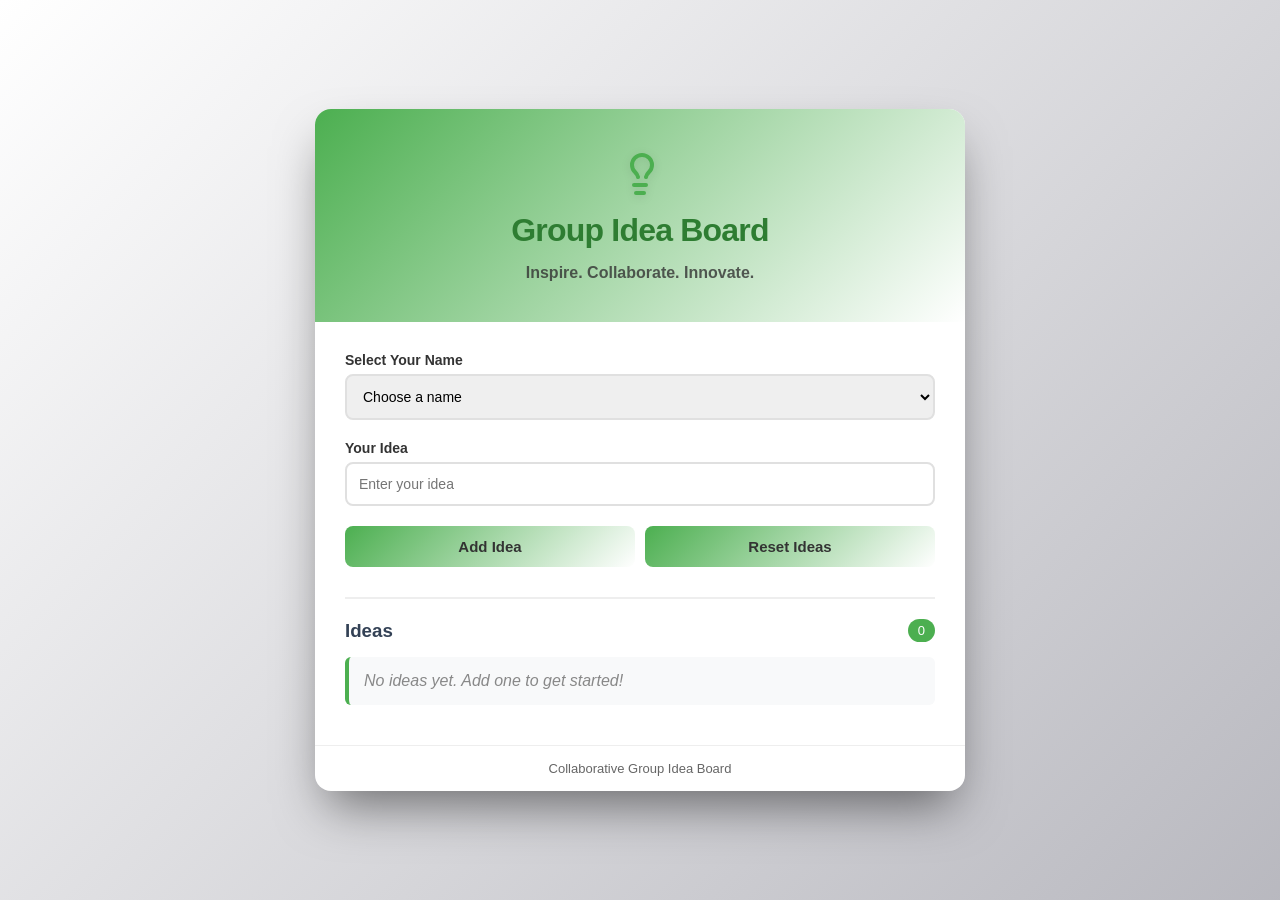
<file: idea-board.html>
<!DOCTYPE html>
<html lang="en">
<head>
<meta charset="UTF-8">
<meta name="viewport" content="width=device-width, initial-scale=1.0">
<title>Group Idea Board</title>
<style>
*{margin:0;padding:0;box-sizing:border-box;}
body{font-family:'Segoe UI',sans-serif;background:linear-gradient(-45deg, #000000, #525252, #a1a1aa, #ffffff);background-size:400% 400%;animation:gradientShift 15s ease infinite;min-height:100vh;display:flex;justify-content:center;align-items:center;padding:20px;color:#334155;}
@keyframes gradientShift{0%{background-position:0% 50%}50%{background-position:100% 50%}100%{background-position:0% 50%}}
.container{background:white;border-radius:16px;box-shadow:0 25px 50px -12px rgba(0,0,0,0.5);max-width:650px;width:100%;overflow:hidden;}
.header{background:linear-gradient(135deg,#4CAF50,#ffffff);padding:40px 30px;text-align:center;color:#333;display:flex;flex-direction:column;align-items:center;gap:15px;}
.header svg{filter:drop-shadow(0 2px 4px rgba(0,0,0,0.1));color:#4CAF50;}
.header h1{font-size:32px;font-weight:800;letter-spacing:-0.025em;color:#2e7d32;}
.header p{opacity:0.8;font-size:16px;font-weight:600;}
.content{padding:30px;}
.form-group{margin-bottom:20px;}
label{display:block;margin-bottom:6px;font-weight:600;font-size:14px;color:#333;}
select,input{width:100%;padding:12px;border-radius:8px;border:2px solid #e0e0e0;font-size:14px;transition:.3s;}
select:focus,input:focus{outline:none;border-color:#4CAF50;box-shadow:0 0 0 3px rgba(76,175,80,0.15);}
.buttons{display:flex;gap:10px;margin-top:10px;}
button{flex:1;padding:12px;border:none;border-radius:8px;font-size:15px;font-weight:600;cursor:pointer;background:linear-gradient(135deg,#4CAF50,#fff);color:#333;transition:.3s;}
button:hover{transform:translateY(-2px);box-shadow:0 6px 18px rgba(0,0,0,0.2);}
.ideas-section{margin-top:30px;border-top:2px solid #eee;padding-top:20px;}
.ideas-header{display:flex;justify-content:space-between;align-items:center;margin-bottom:15px;}
.idea-count{background:#4CAF50;color:white;padding:4px 10px;border-radius:20px;font-size:13px;}
ul{list-style:none;}
li{background:#f8f9fa;padding:12px 15px;border-radius:6px;margin-bottom:10px;border-left:4px solid #4CAF50;display:flex;justify-content:space-between;align-items:center;transition:.2s;}
li:hover{background:#f0fff0;transform:translateX(5px);}
.suggested{font-weight:600;color:#4CAF50;margin-left:10px;}
.vote-btn{background:#fff;border:1px solid #4CAF50;color:#4CAF50;padding:4px 8px;border-radius:5px;cursor:pointer;transition:.2s;font-size:13px;margin-left:10px;}
.vote-btn:hover{background:#4CAF50;color:white;}
.vote-count{font-weight:600;color:#333;margin-left:5px;}
.empty{text-align:center;color:#888;font-style:italic;padding:15px;}
footer{text-align:center;padding:15px;font-size:13px;color:#666;border-top:1px solid #eee;}
@media(max-width:600px){.content{padding:20px;}.buttons{flex-direction:column;}}
</style>
</head>
<body>
<div class="container">
<div class="header">
    <svg xmlns="http://www.w3.org/2000/svg" width="48" height="48" viewBox="0 0 24 24" fill="none" stroke="currentColor" stroke-width="2" stroke-linecap="round" stroke-linejoin="round">
        <path d="M15 14c.2-1 .7-1.7 1.5-2.5 1-.9 1.5-2.2 1.5-3.5A5 5 0 0 0 8 8c0 1.3.5 2.6 1.5 3.5.8.8 1.3 1.5 1.5 2.5"></path>
        <path d="M9 18h6"></path>
        <path d="M10 22h4"></path>
    </svg>
    <h1>Group Idea Board</h1>
    <p>Inspire. Collaborate. Innovate.</p>
</div>
<div class="content">
<div class="form-group">
<label>Select Your Name</label>
<select id="nameSelect">
<option value="">Choose a name</option>
<option>Yethmika</option>
<option>Pawan</option>
<option>Dinith</option>
<option>Dilpa</option>
<option>Udantha</option>
<option>Tharusha</option>
<option>Chamodya</option>
</select>
</div>
<div class="form-group">
<label>Your Idea</label>
<input type="text" id="ideaInput" placeholder="Enter your idea">
</div>
<div class="buttons">
    <button id="addBtn">Add Idea</button>
    <button id="resetBtn">Reset Ideas</button>
</div>
<div class="ideas-section">
<div class="ideas-header">
<h3>Ideas</h3>
<span class="idea-count" id="ideaCount">0</span>
</div>
<ul id="ideasList">
<li class="empty">No ideas yet. Add one to get started!</li>
</ul>
</div>
</div>
<footer>Collaborative Group Idea Board</footer>
</div>

<script>
const nameSelect=document.getElementById("nameSelect")
const ideaInput=document.getElementById("ideaInput")
const addBtn=document.getElementById("addBtn")
const resetBtn=document.getElementById("resetBtn")
const ideasList=document.getElementById("ideasList")
const ideaCount=document.getElementById("ideaCount")
let count=0

addBtn.addEventListener("click",addIdea)
ideaInput.addEventListener("keypress",e=>{if(e.key==="Enter"){addIdea()}})
resetBtn.addEventListener("click",resetIdeas)

function addIdea(){
const name=nameSelect.value
const idea=ideaInput.value.trim()
if(!name){alert("Please select a name");return}
if(!idea){alert("Please enter an idea");return}

const empty=document.querySelector(".empty")
if(empty){empty.remove()}

const li=document.createElement("li")
li.innerHTML=`
<span>${idea}</span>
<div>
<span class="suggested">${name}</span>
<button class="vote-btn">Vote <span class="vote-count">0</span></button>
</div>
`
ideasList.appendChild(li)
ideaInput.value=""
ideaInput.focus()
count++
ideaCount.textContent=count

// Add vote functionality
const voteBtn=li.querySelector(".vote-btn")
const voteCount=li.querySelector(".vote-count")
voteBtn.addEventListener("click",()=>{voteCount.textContent=parseInt(voteCount.textContent)+1})
}

function resetIdeas(){
    ideasList.innerHTML = '<li class="empty">No ideas yet. Add one to get started!</li>';
    count = 0;
    ideaCount.textContent = count;
    ideaInput.value = '';
    ideaInput.focus();
}
</script>
</body>
</html>
</file>
